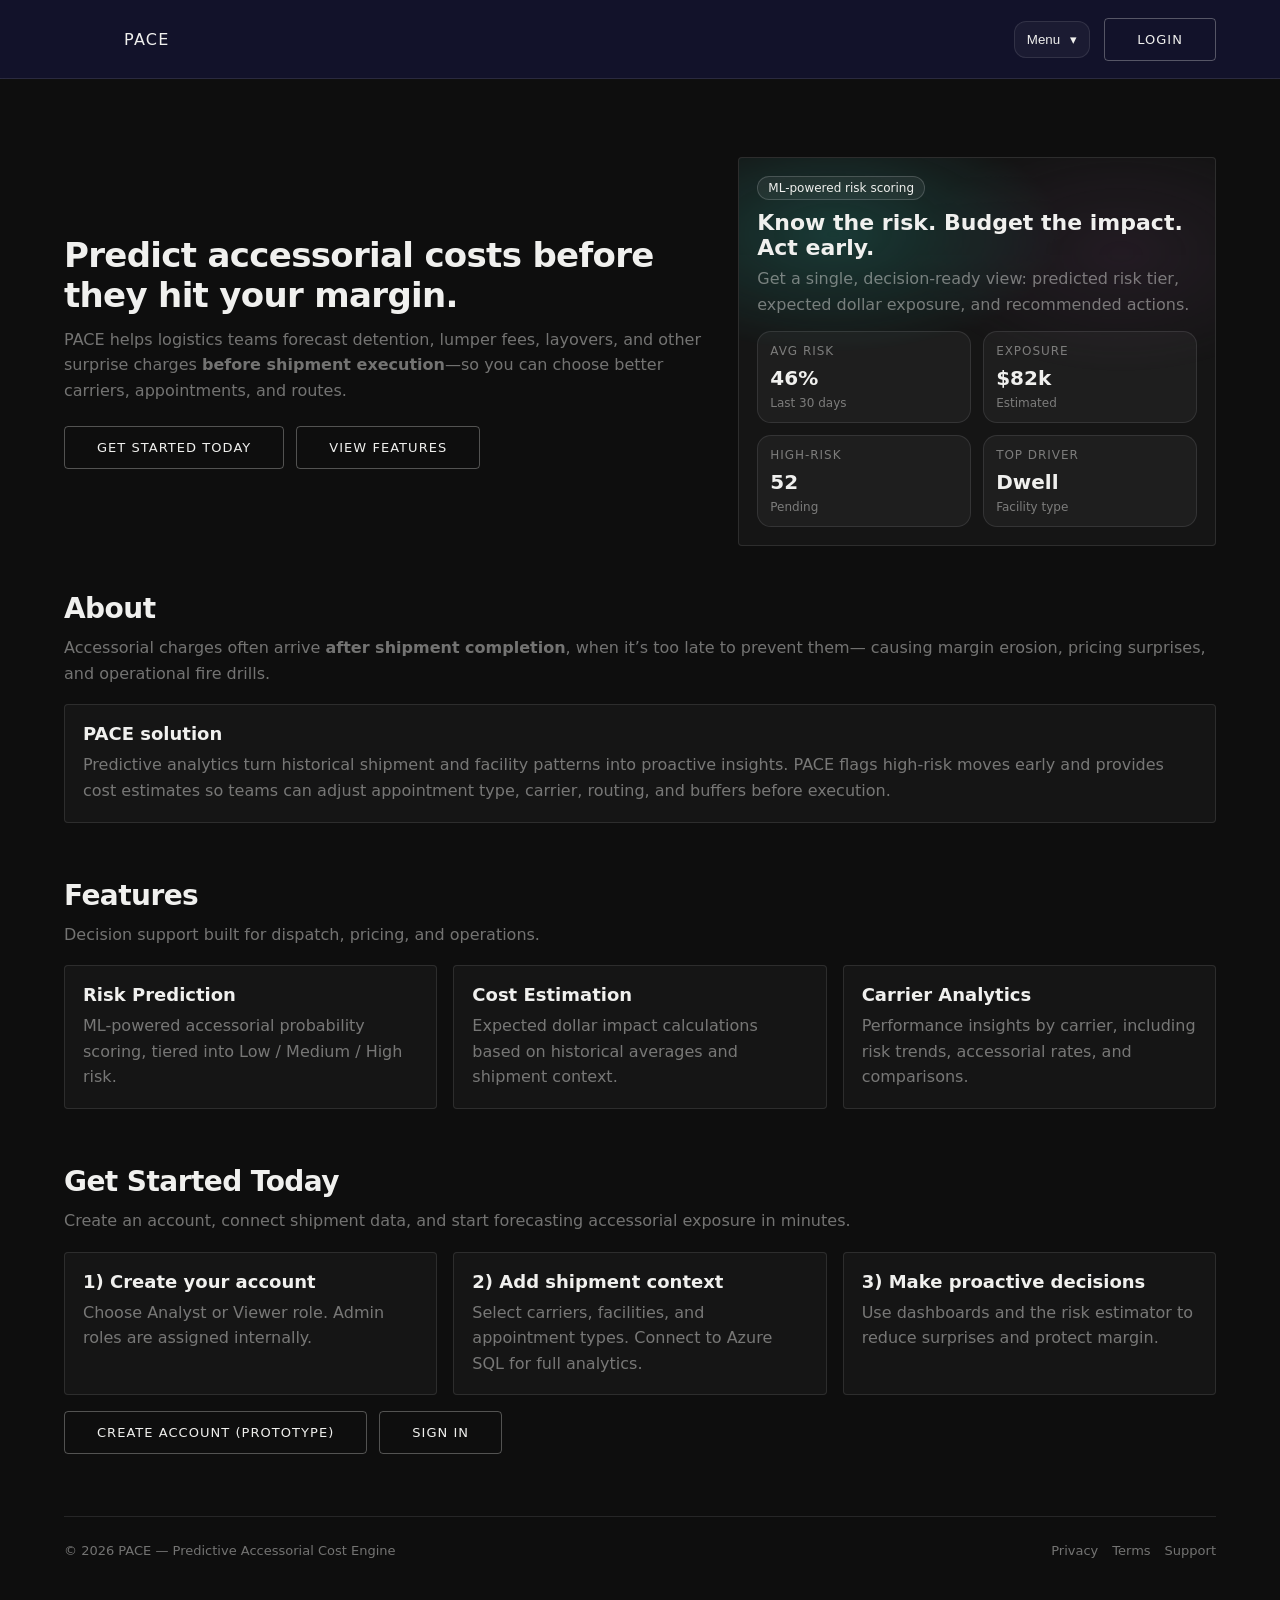
<file: ui_prototypes/index.html>
<!doctype html>
<html lang="en">
  <head>
    <meta charset="utf-8" />
    <meta name="viewport" content="width=device-width, initial-scale=1" />
    <title>PACE — Predictive Accessorial Cost Engine</title>
    <link rel="preconnect" href="https://fonts.googleapis.com">
    <link rel="preconnect" href="https://fonts.gstatic.com" crossorigin>
    <link href="https://fonts.googleapis.com/css2?family=Inter:wght@400;500;600;700;800;900&display=swap" rel="stylesheet">
    <link rel="stylesheet" href="./shared.css" />
  </head>
  <body>
    <div class="topbar">
      <div class="topbar-inner">
        <a class="logo" href="./index.html" aria-label="PACE Home">
          <span class="logo-badge" aria-hidden="true"></span>
          <span>PACE</span>
        </a>

        <div class="nav-spacer"></div>

        <div class="dropdown" aria-label="Landing menu">
          <button class="dropdown-trigger" type="button" aria-haspopup="true" aria-expanded="false">
            Menu
            <span aria-hidden="true">▾</span>
          </button>
          <div class="dropdown-menu" data-open="false" role="menu">
            <a class="dropdown-item" href="#about" role="menuitem">
              <div>
                <div><strong>About</strong></div>
                <small>Why accessorials hurt margins</small>
              </div>
            </a>
            <a class="dropdown-item" href="#features" role="menuitem">
              <div>
                <div><strong>Features</strong></div>
                <small>Prediction, estimates, analytics</small>
              </div>
            </a>
            <a class="dropdown-item" href="#get-started" role="menuitem">
              <div>
                <div><strong>Get Started</strong></div>
                <small>Start predicting in minutes</small>
              </div>
            </a>
          </div>
        </div>

        <a class="btn btn-primary" href="./login.html">Login</a>
      </div>
    </div>

    <main class="container">
      <section class="hero" aria-label="Hero">
        <div class="hero-grid">
          <div>
            <h1 class="headline">Predict accessorial costs before they hit your margin.</h1>
            <p class="subhead">
              PACE helps logistics teams forecast detention, lumper fees, layovers, and other surprise charges
              <strong>before shipment execution</strong>—so you can choose better carriers, appointments, and routes.
            </p>
            <div style="display:flex; gap:12px; flex-wrap:wrap;">
              <a class="btn btn-primary" href="#get-started">Get Started Today</a>
              <a class="btn btn-secondary" href="#features">View Features</a>
            </div>
          </div>

          <div class="hero-card" aria-label="Value snapshot">
            <div class="pill">ML-powered risk scoring</div>
            <h2 style="margin:10px 0 6px; font-size:22px;">Know the risk. Budget the impact. Act early.</h2>
            <p style="margin:0; color:var(--muted); line-height:1.6;">
              Get a single, decision-ready view: predicted risk tier, expected dollar exposure, and recommended actions.
            </p>
            <div class="kpis" aria-label="Sample KPIs">
              <div class="kpi">
                <div class="label">Avg Risk</div>
                <div class="value">46%</div>
                <div class="hint">Last 30 days</div>
              </div>
              <div class="kpi">
                <div class="label">Exposure</div>
                <div class="value">$82k</div>
                <div class="hint">Estimated</div>
              </div>
              <div class="kpi">
                <div class="label">High-risk</div>
                <div class="value">52</div>
                <div class="hint">Pending</div>
              </div>
              <div class="kpi">
                <div class="label">Top driver</div>
                <div class="value">Dwell</div>
                <div class="hint">Facility type</div>
              </div>
            </div>
          </div>
        </div>
      </section>

      <section id="about" class="section" aria-label="About">
        <h2 class="section-title">About</h2>
        <p class="section-desc">
          Accessorial charges often arrive <strong>after shipment completion</strong>, when it’s too late to prevent them—
          causing margin erosion, pricing surprises, and operational fire drills.
        </p>
        <div class="card">
          <h3>PACE solution</h3>
          <p>
            Predictive analytics turn historical shipment and facility patterns into proactive insights.
            PACE flags high-risk moves early and provides cost estimates so teams can adjust appointment type, carrier,
            routing, and buffers before execution.
          </p>
        </div>
      </section>

      <section id="features" class="section" aria-label="Features">
        <h2 class="section-title">Features</h2>
        <p class="section-desc">Decision support built for dispatch, pricing, and operations.</p>
        <div class="grid-3">
          <div class="card">
            <h3>Risk Prediction</h3>
            <p>ML-powered accessorial probability scoring, tiered into Low / Medium / High risk.</p>
          </div>
          <div class="card">
            <h3>Cost Estimation</h3>
            <p>Expected dollar impact calculations based on historical averages and shipment context.</p>
          </div>
          <div class="card">
            <h3>Carrier Analytics</h3>
            <p>Performance insights by carrier, including risk trends, accessorial rates, and comparisons.</p>
          </div>
        </div>
      </section>

      <section id="get-started" class="section" aria-label="Get Started">
        <h2 class="section-title">Get Started Today</h2>
        <p class="section-desc">
          Create an account, connect shipment data, and start forecasting accessorial exposure in minutes.
        </p>
        <div class="grid-3">
          <div class="card">
            <h3>1) Create your account</h3>
            <p>Choose Analyst or Viewer role. Admin roles are assigned internally.</p>
          </div>
          <div class="card">
            <h3>2) Add shipment context</h3>
            <p>Select carriers, facilities, and appointment types. Connect to Azure SQL for full analytics.</p>
          </div>
          <div class="card">
            <h3>3) Make proactive decisions</h3>
            <p>Use dashboards and the risk estimator to reduce surprises and protect margin.</p>
          </div>
        </div>
        <div style="margin-top:16px; display:flex; gap:12px; flex-wrap:wrap;">
          <a class="btn btn-primary" href="./components.html">Create Account (Prototype)</a>
          <a class="btn btn-secondary" href="./login.html">Sign In</a>
        </div>
      </section>

      <footer class="footer" aria-label="Footer">
        <div style="display:flex; justify-content:space-between; gap:14px; flex-wrap:wrap;">
          <div>© 2026 PACE — Predictive Accessorial Cost Engine</div>
          <div style="display:flex; gap:14px;">
            <a href="#" style="color:var(--muted); text-decoration:none;">Privacy</a>
            <a href="#" style="color:var(--muted); text-decoration:none;">Terms</a>
            <a href="#" style="color:var(--muted); text-decoration:none;">Support</a>
          </div>
        </div>
      </footer>
    </main>

    <script src="./shared.js"></script>
  </body>
</html>
</file>
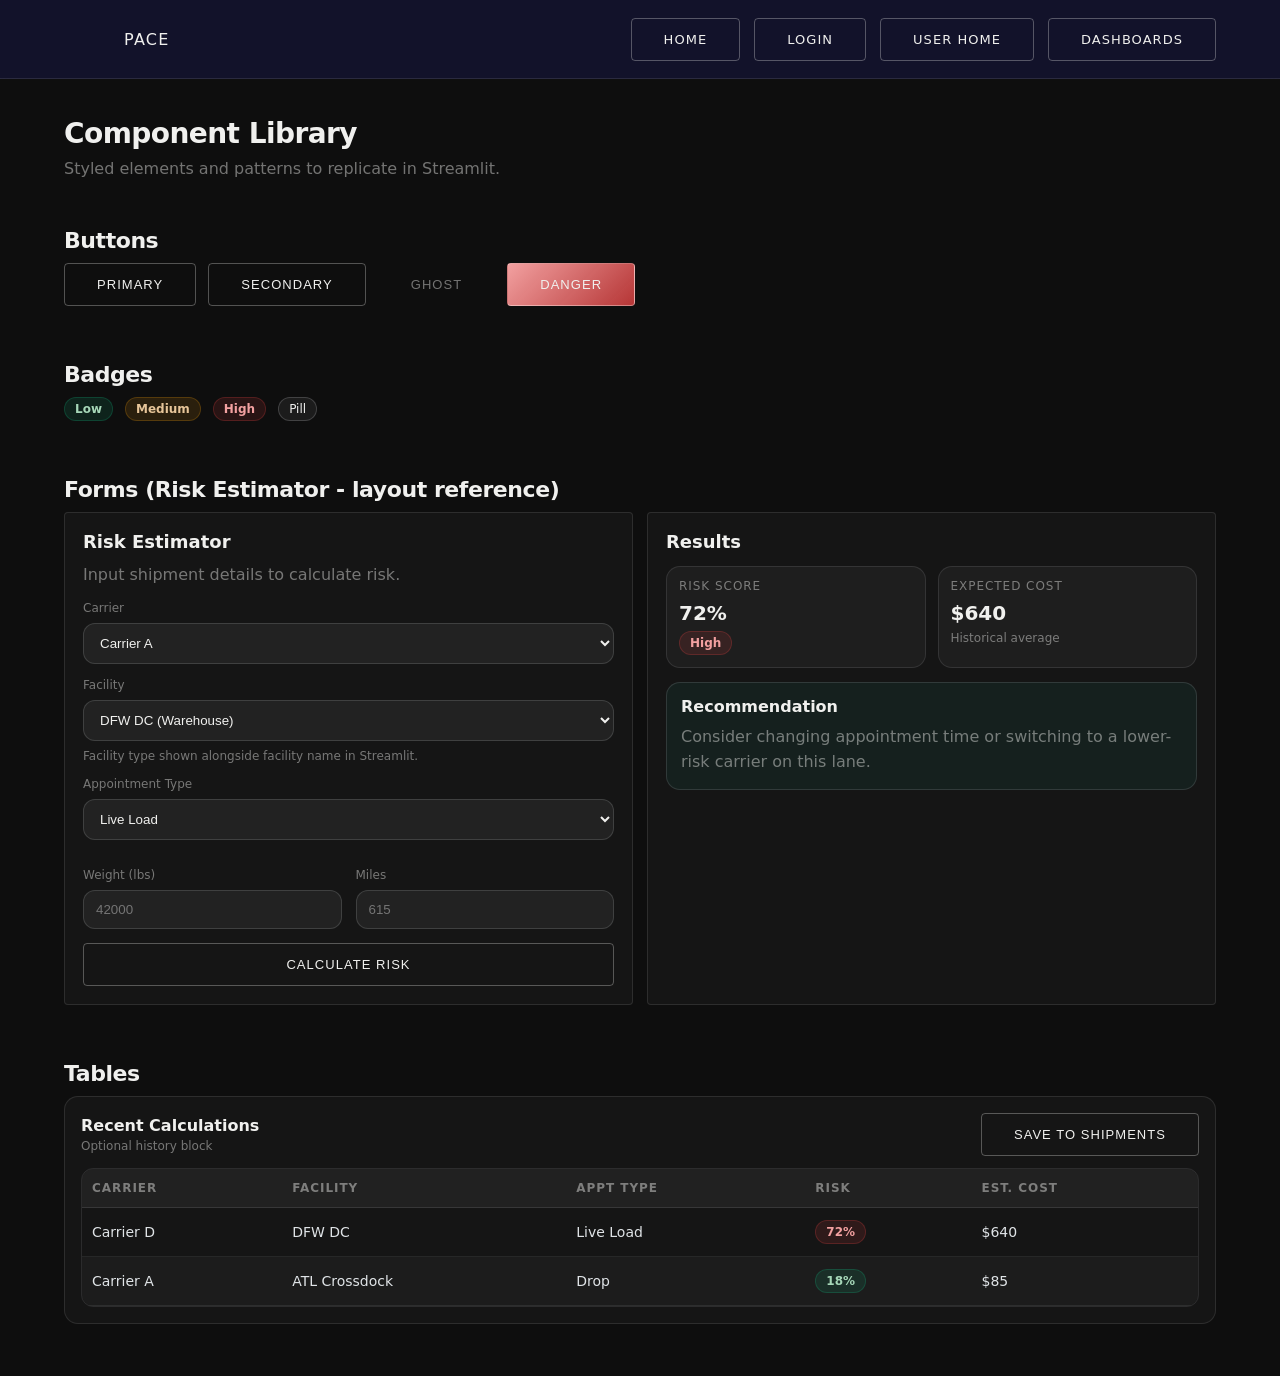
<file: ui_prototypes/components.html>
<!doctype html>
<html lang="en">
  <head>
    <meta charset="utf-8" />
    <meta name="viewport" content="width=device-width, initial-scale=1" />
    <title>PACE — Components</title>
    <link rel="preconnect" href="https://fonts.googleapis.com">
    <link rel="preconnect" href="https://fonts.gstatic.com" crossorigin>
    <link href="https://fonts.googleapis.com/css2?family=Inter:wght@400;500;600;700;800;900&display=swap" rel="stylesheet">
    <link rel="stylesheet" href="./shared.css" />
  </head>
  <body>
    <div class="topbar">
      <div class="topbar-inner">
        <a class="logo" href="./index.html" aria-label="PACE Home">
          <span class="logo-badge" aria-hidden="true"></span>
          <span>PACE</span>
        </a>
        <div class="nav-spacer"></div>
        <a class="btn btn-secondary" href="./index.html">Home</a>
        <a class="btn btn-secondary" href="./login.html">Login</a>
        <a class="btn btn-secondary" href="./user-home.html">User Home</a>
        <a class="btn btn-secondary" href="./dashboards.html">Dashboards</a>
      </div>
    </div>

    <main class="container">
      <h1 class="page-title">Component Library</h1>
      <p class="page-subtitle">Styled elements and patterns to replicate in Streamlit.</p>

      <section class="section">
        <h2 class="section-title" style="font-size:22px;">Buttons</h2>
        <div style="display:flex; gap:12px; flex-wrap:wrap;">
          <button class="btn btn-primary" type="button">Primary</button>
          <button class="btn btn-secondary" type="button">Secondary</button>
          <button class="btn btn-ghost" type="button">Ghost</button>
          <button class="btn btn-danger" type="button">Danger</button>
        </div>
      </section>

      <section class="section">
        <h2 class="section-title" style="font-size:22px;">Badges</h2>
        <div style="display:flex; gap:12px; flex-wrap:wrap;">
          <span class="badge low">Low</span>
          <span class="badge med">Medium</span>
          <span class="badge high">High</span>
          <span class="pill">Pill</span>
        </div>
      </section>

      <section class="section">
        <h2 class="section-title" style="font-size:22px;">Forms (Risk Estimator - layout reference)</h2>
        <div class="two-col">
          <div class="card">
            <h3 style="margin:0 0 10px;">Risk Estimator</h3>
            <p style="margin:0 0 14px; color:var(--muted);">Input shipment details to calculate risk.</p>
            <div class="field">
              <label for="carrier">Carrier</label>
              <select id="carrier">
                <option>Carrier A</option>
                <option>Carrier B</option>
                <option>Carrier C</option>
              </select>
            </div>
            <div class="field">
              <label for="facility">Facility</label>
              <select id="facility">
                <option>DFW DC (Warehouse)</option>
                <option>ATL Crossdock</option>
                <option>MEM Plant</option>
              </select>
              <div class="help">Facility type shown alongside facility name in Streamlit.</div>
            </div>
            <div class="field">
              <label for="appt">Appointment Type</label>
              <select id="appt">
                <option>Live Load</option>
                <option>Drop</option>
                <option>Preloaded</option>
              </select>
            </div>
            <div class="two-col">
              <div class="field">
                <label for="weight">Weight (lbs)</label>
                <input id="weight" type="number" placeholder="42000" />
              </div>
              <div class="field">
                <label for="miles">Miles</label>
                <input id="miles" type="number" placeholder="615" />
              </div>
            </div>
            <button class="btn btn-primary btn-block" type="button">Calculate Risk</button>
          </div>

          <div class="card">
            <h3 style="margin:0 0 10px;">Results</h3>
            <div class="kpis">
              <div class="kpi">
                <div class="label">Risk score</div>
                <div class="value">72%</div>
                <div class="hint"><span class="badge high">High</span></div>
              </div>
              <div class="kpi">
                <div class="label">Expected cost</div>
                <div class="value">$640</div>
                <div class="hint">Historical average</div>
              </div>
            </div>
            <div style="margin-top:14px; padding:14px; border-radius:14px; border:1px solid rgba(241,245,249,.12); background:rgba(45,212,191,.06);">
              <div style="font-weight:800; margin-bottom:8px;">Recommendation</div>
              <div style="color:var(--muted); line-height:1.6;">
                Consider changing appointment time or switching to a lower-risk carrier on this lane.
              </div>
            </div>
          </div>
        </div>
      </section>

      <section class="section">
        <h2 class="section-title" style="font-size:22px;">Tables</h2>
        <div class="table-card">
          <div class="table-head">
            <div>
              <h3 class="chart-title" style="margin:0;">Recent Calculations</h3>
              <p class="chart-sub" style="margin:4px 0 0;">Optional history block</p>
            </div>
            <button class="btn btn-secondary" type="button">Save to Shipments</button>
          </div>
          <div style="overflow:auto;">
            <table aria-label="Recent calculations">
              <thead>
                <tr>
                  <th>Carrier</th>
                  <th>Facility</th>
                  <th>Appt Type</th>
                  <th>Risk</th>
                  <th>Est. Cost</th>
                </tr>
              </thead>
              <tbody>
                <tr>
                  <td>Carrier D</td>
                  <td>DFW DC</td>
                  <td>Live Load</td>
                  <td><span class="badge high">72%</span></td>
                  <td>$640</td>
                </tr>
                <tr>
                  <td>Carrier A</td>
                  <td>ATL Crossdock</td>
                  <td>Drop</td>
                  <td><span class="badge low">18%</span></td>
                  <td>$85</td>
                </tr>
              </tbody>
            </table>
          </div>
        </div>
      </section>
    </main>

    <script src="./shared.js"></script>
  </body>
</html>
</file>
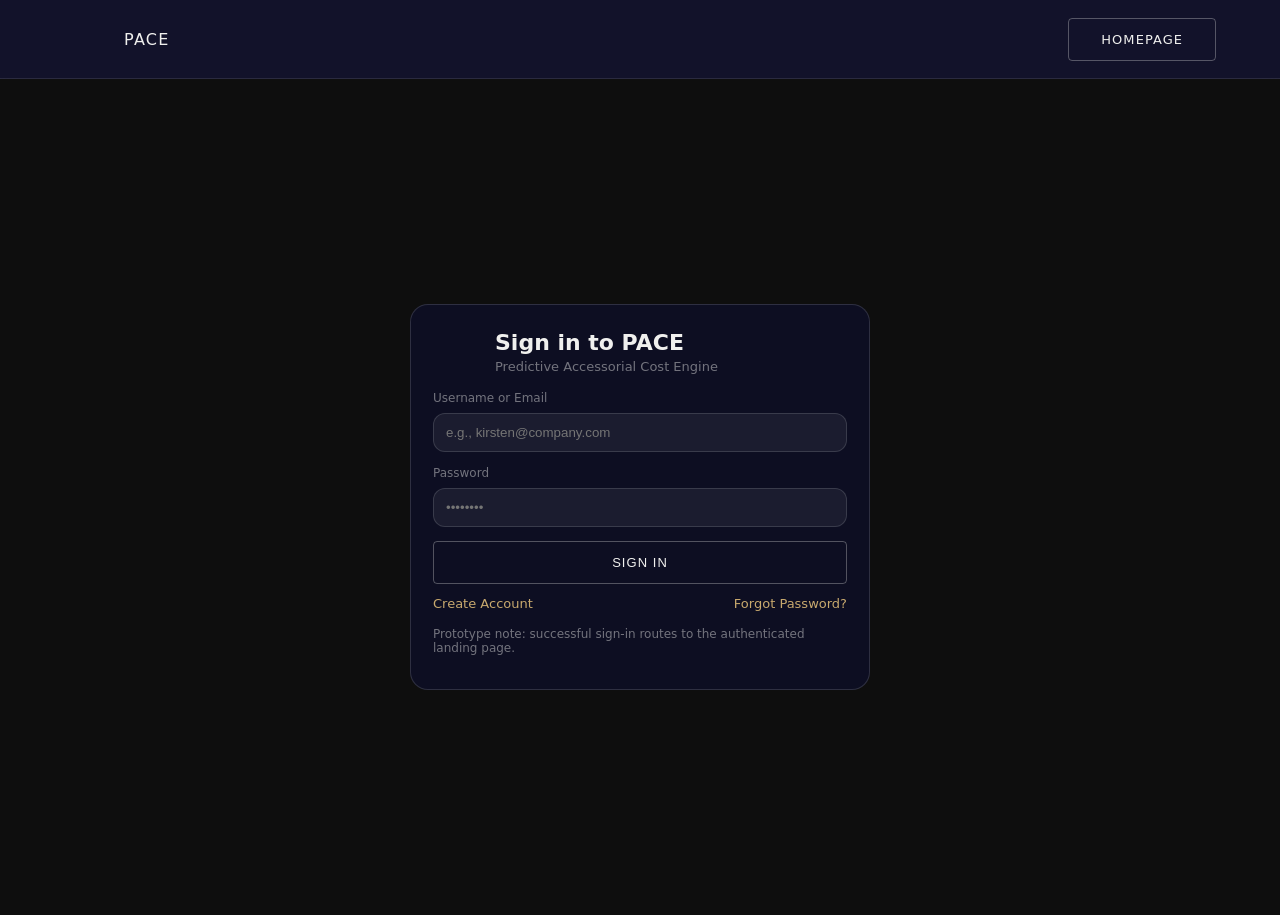
<file: ui_prototypes/login.html>
<!doctype html>
<html lang="en">
  <head>
    <meta charset="utf-8" />
    <meta name="viewport" content="width=device-width, initial-scale=1" />
    <title>PACE | Login</title>
    <link rel="preconnect" href="https://fonts.googleapis.com">
    <link rel="preconnect" href="https://fonts.gstatic.com" crossorigin>
    <link href="https://fonts.googleapis.com/css2?family=Inter:wght@400;500;600;700;800;900&display=swap" rel="stylesheet">
    <link rel="stylesheet" href="./shared.css" />
  </head>
  <body>
    <div class="topbar">
      <div class="topbar-inner">
        <a class="logo" href="./index.html" aria-label="PACE Home">
          <span class="logo-badge" aria-hidden="true"></span>
          <span>PACE</span>
        </a>
        <div class="nav-spacer"></div>
        <a class="btn btn-secondary" href="./index.html">Homepage</a>
      </div>
    </div>

    <main class="auth-wrap">
      <section class="auth-card" aria-label="Login form">
        <div class="auth-brand">
          <span class="logo-badge" aria-hidden="true"></span>
          <div>
            <h1 class="auth-title">Sign in to PACE</h1>
            <p class="auth-sub">Predictive Accessorial Cost Engine</p>
          </div>
        </div>

        <form>
          <div class="field">
            <label for="username">Username or Email</label>
            <input id="username" type="text" placeholder="e.g., kirsten@company.com" autocomplete="username" />
          </div>

          <div class="field">
            <label for="password">Password</label>
            <input id="password" type="password" placeholder="••••••••" autocomplete="current-password" />
          </div>

          <button class="btn btn-primary btn-block" type="button" onclick="location.href='./user-home.html'">
            Sign In
          </button>

          <div class="linkrow">
            <a href="./components.html">Create Account</a>
            <a href="#" onclick="alert('Prototype: wire up reset flow in Streamlit.')">Forgot Password?</a>
          </div>
        </form>

        <p class="help" style="margin-top:16px;">
          Prototype note: successful sign-in routes to the authenticated landing page.
        </p>
      </section>
    </main>

    <script src="./shared.js"></script>
  </body>
</html>
</file>
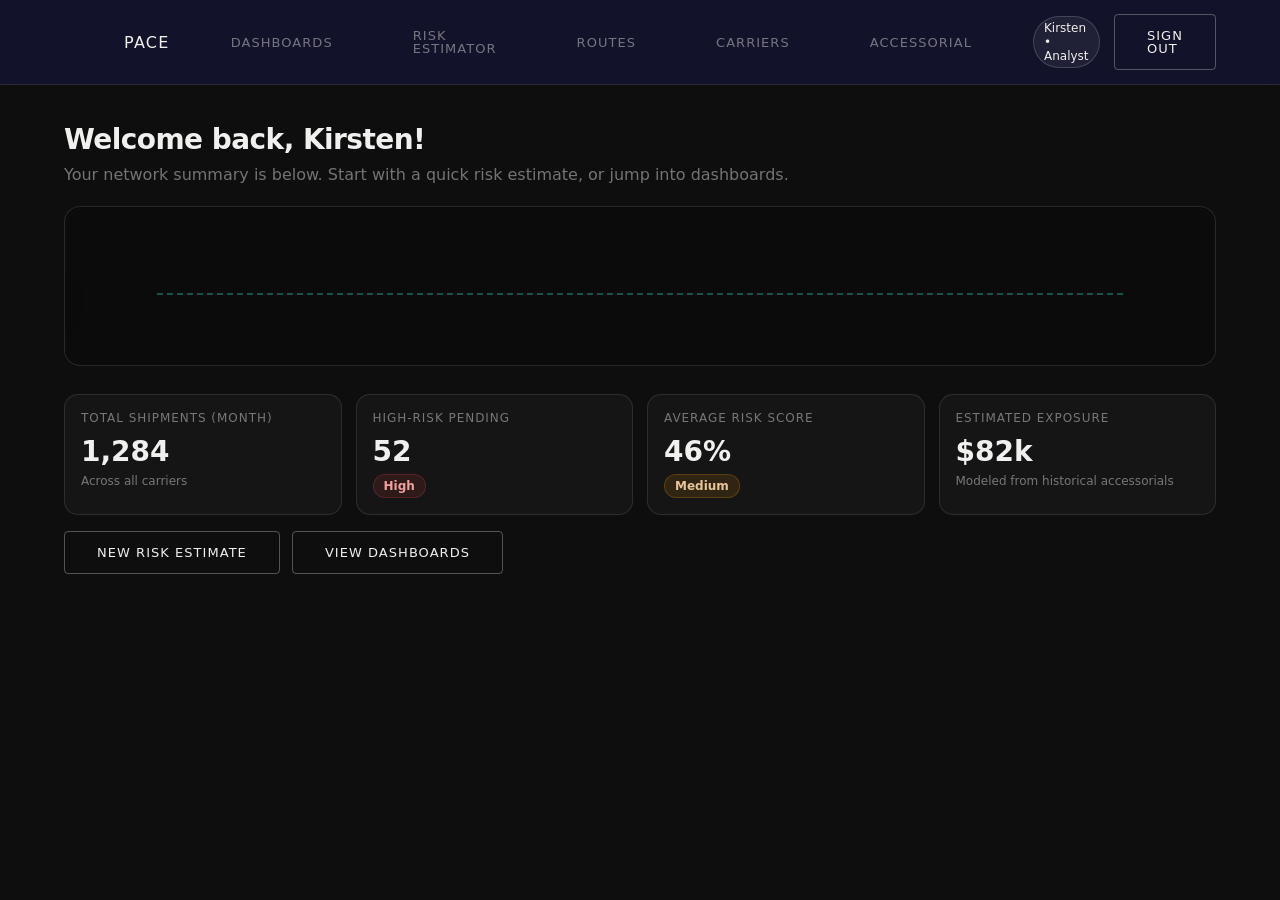
<file: ui_prototypes/user-home.html>
<!doctype html>
<html lang="en">
  <head>
    <meta charset="utf-8" />
    <meta name="viewport" content="width=device-width, initial-scale=1" />
    <title>PACE — User Home</title>
    <link rel="preconnect" href="https://fonts.googleapis.com">
    <link rel="preconnect" href="https://fonts.gstatic.com" crossorigin>
    <link href="https://fonts.googleapis.com/css2?family=Inter:wght@400;500;600;700;800;900&display=swap" rel="stylesheet">
    <link rel="stylesheet" href="./shared.css" />
  </head>
  <body>
    <div class="topbar">
      <div class="topbar-inner">
        <a class="logo" href="./user-home.html" aria-label="PACE Home">
          <span class="logo-badge" aria-hidden="true"></span>
          <span>PACE</span>
        </a>

        <div class="nav-spacer"></div>

        <a class="btn btn-ghost" href="./dashboards.html">Dashboards</a>
        <a class="btn btn-ghost" href="./components.html">Risk Estimator</a>
        <a class="btn btn-ghost" href="./components.html">Routes</a>
        <a class="btn btn-ghost" href="./components.html">Carriers</a>
        <a class="btn btn-ghost" href="./components.html">Accessorial</a>

        <div class="nav-spacer"></div>

        <span class="pill" aria-label="User chip">Kirsten • Analyst</span>
        <a class="btn btn-secondary" href="./login.html">Sign Out</a>
      </div>
    </div>

    <main class="container">
      <h1 class="page-title">Welcome back, Kirsten!</h1>
      <p class="page-subtitle">
        Your network summary is below. Start with a quick risk estimate, or jump into dashboards.
      </p>

      <div class="route-anim" aria-label="Freight animation placeholder">
        <div class="line" aria-hidden="true"></div>
        <div class="truck" aria-hidden="true" title="Animated truck"></div>
      </div>

      <section class="section" aria-label="Quick stats">
        <div class="stats-grid">
          <div class="stat">
            <div class="label">Total shipments (month)</div>
            <div class="value">1,284</div>
            <div class="meta">Across all carriers</div>
          </div>
          <div class="stat">
            <div class="label">High-risk pending</div>
            <div class="value">52</div>
            <div class="meta"><span class="badge high">High</span></div>
          </div>
          <div class="stat">
            <div class="label">Average risk score</div>
            <div class="value">46%</div>
            <div class="meta"><span class="badge med">Medium</span></div>
          </div>
          <div class="stat">
            <div class="label">Estimated exposure</div>
            <div class="value">$82k</div>
            <div class="meta">Modeled from historical accessorials</div>
          </div>
        </div>

        <div style="margin-top:16px; display:flex; gap:12px; flex-wrap:wrap;">
          <a class="btn btn-primary" href="./components.html">New Risk Estimate</a>
          <a class="btn btn-secondary" href="./dashboards.html">View Dashboards</a>
        </div>
      </section>
    </main>

    <script src="./shared.js"></script>
  </body>
</html>
</file>
<file: ui_prototypes/shared.css>
:root{
  --bg:#0e0e0e;
  --surface1:rgba(255,255,255,.03);
  --surface2:rgba(255,255,255,.04);
  --border:rgba(255,255,255,.10);
  --text:#f0f0ee;
  --muted:rgba(240,240,238,.45);
  --disabled:rgba(148,163,184,.55);

  --primary:#c8a96e; /* accent gold, used sparingly */
  --secondary:#c8a96e;
  --accent:#c8a96e;

  --low:#a6d7b8;
  --med:#e7c599;
  --high:#f2a0a0;

  --shadow:none;
  --radius:4px;
  --radius-lg:4px;
  --radius-sm:4px;

  --maxw:1200px;
  --gutter:24px;
}

*{box-sizing:border-box}
html,body{height:100%}
body{
  margin:0;
  font-family:"Söhne","DM Sans",system-ui,-apple-system,BlinkMacSystemFont,sans-serif;
  background:var(--bg);
  color:var(--text);
}

a{color:inherit}
.container{
  max-width:var(--maxw);
  padding:24px var(--gutter);
  margin:0 auto;
}

.topbar{
  position:sticky;
  top:0;
  z-index:50;
  backdrop-filter:blur(10px);
  -webkit-backdrop-filter:blur(10px);
  background:rgba(22,22,56,.68);
  border-bottom:1px solid var(--border);
}
.topbar-inner{
  max-width:var(--maxw);
  margin:0 auto;
  padding:14px var(--gutter);
  display:flex;
  align-items:center;
  gap:14px;
}
.logo{
  display:flex;
  align-items:center;
  gap:10px;
  font-weight:400;
  letter-spacing:.08em;
  text-decoration:none;
  white-space:nowrap;
  text-transform:uppercase;
}
.logo-badge{
  width:50px;height:50px;border-radius:4px;
  background:transparent;
  box-shadow:none;
}
.nav-spacer{flex:1}

.btn{
  border-radius:4px;
  border:1px solid rgba(240,240,238,.3);
  padding:14px 32px;
  font-weight:400;
  font-size:13px;
  line-height:1;
  cursor:pointer;
  transition:border-color .15s ease, color .15s ease, opacity .15s ease;
  text-decoration:none;
  display:inline-flex;
  align-items:center;
  gap:10px;
  letter-spacing:.08em;
  text-transform:uppercase;
  background:transparent;
  color:var(--text);
}
.btn:active{transform:none}
.btn-primary{
  border-color:rgba(240,240,238,.3);
}
.btn-primary:hover{
  border-color:var(--primary);
  color:var(--primary);
}
.btn-secondary{
  border-color:rgba(240,240,238,.3);
}
.btn-secondary:hover{
  border-color:var(--primary);
  color:var(--primary);
}
.btn-ghost{
  background:transparent;
  color:var(--muted);
  border-color:transparent;
}
.btn-ghost:hover{color:var(--text); background:rgba(241,245,249,.06)}
.btn-danger{
  background:linear-gradient(135deg, var(--high), rgba(239,68,68,.75));
  color:var(--text);
}
.btn-block{width:100%; justify-content:center}

.dropdown{position:relative}
.dropdown-trigger{
  background:rgba(255,255,255,.04);
  border:1px solid var(--border);
  border-radius:12px;
  padding:10px 12px;
  color:var(--text);
  cursor:pointer;
  display:inline-flex;
  align-items:center;
  gap:10px;
}
.dropdown-menu{
  position:absolute;
  top:44px;
  left:0;
  min-width:220px;
  background:rgba(14,16,44,.92);
  border:1px solid rgba(241,245,249,.14);
  border-radius:14px;
  box-shadow:var(--shadow);
  padding:8px;
  display:none;
}
.dropdown-menu[data-open="true"]{display:block}
.dropdown-item{
  display:flex;
  gap:10px;
  align-items:center;
  padding:10px 10px;
  border-radius:12px;
  text-decoration:none;
  color:var(--text);
}
.dropdown-item:hover{background:rgba(241,245,249,.06)}
.dropdown-item small{color:var(--muted)}

.hero{
  padding:54px 0 18px;
}
.hero-grid{
  display:grid;
  grid-template-columns: 1.15fr .85fr;
  gap:28px;
  align-items:center;
}
.headline{
  font-size:34px;
  line-height:1.18;
  margin:0 0 12px;
  letter-spacing:-.02em;
}
.subhead{
  margin:0 0 22px;
  color:var(--muted);
  font-size:16px;
  line-height:1.6;
}
.hero-card{
  background:var(--surface1);
  border:1px solid var(--border);
  border-radius:var(--radius-lg);
  padding:18px;
  box-shadow:var(--shadow);
  position:relative;
  overflow:hidden;
}
.hero-card:before{
  content:"";
  position:absolute; inset:-2px;
  background:radial-gradient(380px 200px at 20% 20%, rgba(45,212,191,.22), rgba(45,212,191,0) 60%),
             radial-gradient(340px 200px at 80% 25%, rgba(86,52,87,.24), rgba(86,52,87,0) 60%);
  filter:blur(1px);
  opacity:.9;
  pointer-events:none;
}
.hero-card > *{position:relative}
.kpis{
  display:grid;
  grid-template-columns: repeat(2, minmax(0,1fr));
  gap:12px;
  margin-top:14px;
}
.kpi{
  background:rgba(255,255,255,.04);
  border:1px solid rgba(241,245,249,.10);
  border-radius:14px;
  padding:12px 12px;
}
.kpi .label{color:var(--muted); font-size:12px; letter-spacing:.08em; text-transform:uppercase}
.kpi .value{font-size:20px; font-weight:800; margin-top:8px}
.kpi .hint{color:var(--muted); font-size:12px; margin-top:6px}

.section{
  padding:28px 0;
}
.section-title{
  font-size:28px;
  letter-spacing:-.02em;
  margin:0 0 10px;
}
.section-desc{
  margin:0 0 18px;
  color:var(--muted);
  line-height:1.6;
}
.grid-3{
  display:grid;
  grid-template-columns:repeat(3, minmax(0, 1fr));
  gap:16px;
}
.card{
  background:var(--surface1);
  border:1px solid var(--border);
  border-radius:var(--radius);
  padding:18px;
  box-shadow:var(--shadow);
}
.card h3{margin:0 0 8px; font-size:18px}
.card p{margin:0; color:var(--muted); line-height:1.6}
.pill{
  display:inline-flex;
  padding:4px 10px;
  border-radius:999px;
  border:1px solid rgba(241,245,249,.18);
  background:rgba(241,245,249,.06);
  color:var(--text);
  font-size:12px;
}

.auth-wrap{
  min-height:calc(100vh - 64px);
  display:flex;
  align-items:center;
  justify-content:center;
  padding:40px 24px;
}
.auth-card{
  width:min(460px, 100%);
  background:rgba(14,16,44,.72);
  border:1px solid rgba(241,245,249,.14);
  border-radius:18px;
  box-shadow:var(--shadow);
  padding:22px;
}
.auth-brand{
  display:flex;
  align-items:center;
  gap:12px;
  margin-bottom:14px;
}
.auth-title{font-size:22px; margin:0}
.auth-sub{color:var(--muted); margin:4px 0 0; font-size:13px}

.field{margin:14px 0}
label{display:block; color:var(--muted); font-size:12px; margin-bottom:8px}
input, select{
  width:100%;
  padding:11px 12px;
  border-radius:12px;
  border:1px solid rgba(241,245,249,.14);
  background:rgba(255,255,255,.06);
  color:var(--text);
  outline:none;
}
input:focus, select:focus{
  border-color:rgba(45,212,191,.6);
  box-shadow:0 0 0 3px rgba(45,212,191,.22);
}
.help{
  margin-top:8px;
  font-size:12px;
  color:var(--muted);
}
.linkrow{
  display:flex;
  justify-content:space-between;
  gap:12px;
  margin-top:12px;
  color:var(--muted);
  font-size:13px;
}
.linkrow a{color:var(--accent); text-decoration:none}
.linkrow a:hover{text-decoration:underline}

.page-title{
  margin:14px 0 6px;
  font-size:28px;
  letter-spacing:-.02em;
}
.page-subtitle{margin:0 0 18px; color:var(--muted); line-height:1.6}

.stats-grid{
  display:grid;
  grid-template-columns:repeat(4, minmax(0, 1fr));
  gap:14px;
}
.stat{
  background:var(--surface1);
  border:1px solid var(--border);
  border-radius:14px;
  padding:16px;
  box-shadow:var(--shadow);
}
.stat .label{color:var(--muted); font-size:12px; text-transform:uppercase; letter-spacing:.08em}
.stat .value{font-size:28px; font-weight:900; margin-top:10px}
.stat .meta{color:var(--muted); font-size:12px; margin-top:6px}

.two-col{
  display:grid;
  grid-template-columns:1fr 1fr;
  gap:14px;
}
.chart-card{
  background:var(--surface1);
  border:1px solid var(--border);
  border-radius:14px;
  padding:16px;
  box-shadow:var(--shadow);
}
.chart-head{
  display:flex;
  justify-content:space-between;
  gap:12px;
  align-items:flex-start;
  margin-bottom:10px;
}
.chart-title{margin:0; font-size:16px}
.chart-sub{margin:4px 0 0; color:var(--muted); font-size:12px}
.canvas-wrap{
  padding:10px;
  border-radius:12px;
  border:1px solid rgba(241,245,249,.10);
  background:rgba(0,0,0,.16);
}

.table-card{
  background:var(--surface1);
  border:1px solid var(--border);
  border-radius:14px;
  padding:16px;
  box-shadow:var(--shadow);
}
.table-head{
  display:flex;
  align-items:center;
  justify-content:space-between;
  gap:12px;
  margin-bottom:12px;
}
.search{
  width:min(320px, 100%);
}
table{
  width:100%;
  border-collapse:separate;
  border-spacing:0;
  overflow:hidden;
  border-radius:12px;
  border:1px solid rgba(241,245,249,.10);
}
thead th{
  text-align:left;
  padding:12px 10px;
  font-size:12px;
  letter-spacing:.08em;
  text-transform:uppercase;
  color:var(--muted);
  background:rgba(255,255,255,.05);
  border-bottom:1px solid rgba(241,245,249,.10);
}
tbody td{
  padding:12px 10px;
  border-bottom:1px solid rgba(241,245,249,.08);
  color:rgba(241,245,249,.92);
  font-size:14px;
}
tbody tr:nth-child(2n){background:rgba(255,255,255,.03)}
tbody tr:hover{background:rgba(45,212,191,.06)}
.actions a{color:var(--accent); text-decoration:none; font-weight:600}
.actions a:hover{text-decoration:underline}

.risk{
  display:inline-flex;
  align-items:center;
  gap:8px;
}
.dot{
  width:8px;height:8px;border-radius:999px;
  background:var(--muted);
}
.badge{
  display:inline-flex;
  align-items:center;
  padding:4px 10px;
  border-radius:999px;
  font-size:12px;
  font-weight:700;
  border:1px solid rgba(241,245,249,.14);
  background:rgba(255,255,255,.04);
}
.badge.low{color:var(--low); background:rgba(16,185,129,.12); border-color:rgba(16,185,129,.22)}
.badge.med{color:var(--med); background:rgba(245,158,11,.12); border-color:rgba(245,158,11,.22)}
.badge.high{color:var(--high); background:rgba(239,68,68,.12); border-color:rgba(239,68,68,.22)}

.route-anim{
  height:160px;
  border-radius:16px;
  border:1px solid rgba(241,245,249,.12);
  background:rgba(0,0,0,.18);
  position:relative;
  overflow:hidden;
}
.route-anim .line{
  position:absolute;
  left:8%;
  right:8%;
  top:55%;
  height:0;
  border-top:2px dashed rgba(45,212,191,.35);
}
.route-anim .truck{
  width:34px;height:18px;border-radius:6px;
  background:linear-gradient(135deg, rgba(241,245,249,.85), rgba(241,245,249,.55));
  position:absolute;
  top:calc(55% - 10px);
  left:-40px;
  box-shadow:0 10px 25px rgba(0,0,0,.35);
  animation:truck-move 4.6s linear infinite;
}
.route-anim .truck:after{
  content:"";
  position:absolute;
  right:6px; bottom:-6px;
  width:10px;height:10px;border-radius:50%;
  background:rgba(241,245,249,.8);
  box-shadow:-18px 0 0 rgba(241,245,249,.8);
}
@keyframes truck-move{
  0%{transform:translateX(0)}
  100%{transform:translateX(calc(100vw))}
}

.footer{
  padding:26px 0 50px;
  color:var(--muted);
  font-size:13px;
  border-top:1px solid rgba(241,245,249,.10);
  margin-top:34px;
}

/* Responsive */
@media (max-width: 980px){
  .hero-grid{grid-template-columns:1fr; }
  .grid-3{grid-template-columns:1fr}
  .stats-grid{grid-template-columns:repeat(2, minmax(0,1fr))}
  .two-col{grid-template-columns:1fr}
  .topbar-inner{flex-wrap:wrap}
}
@media (max-width: 560px){
  :root{--gutter:16px}
  .stats-grid{grid-template-columns:1fr}
  .headline{font-size:30px}
}
</file>
